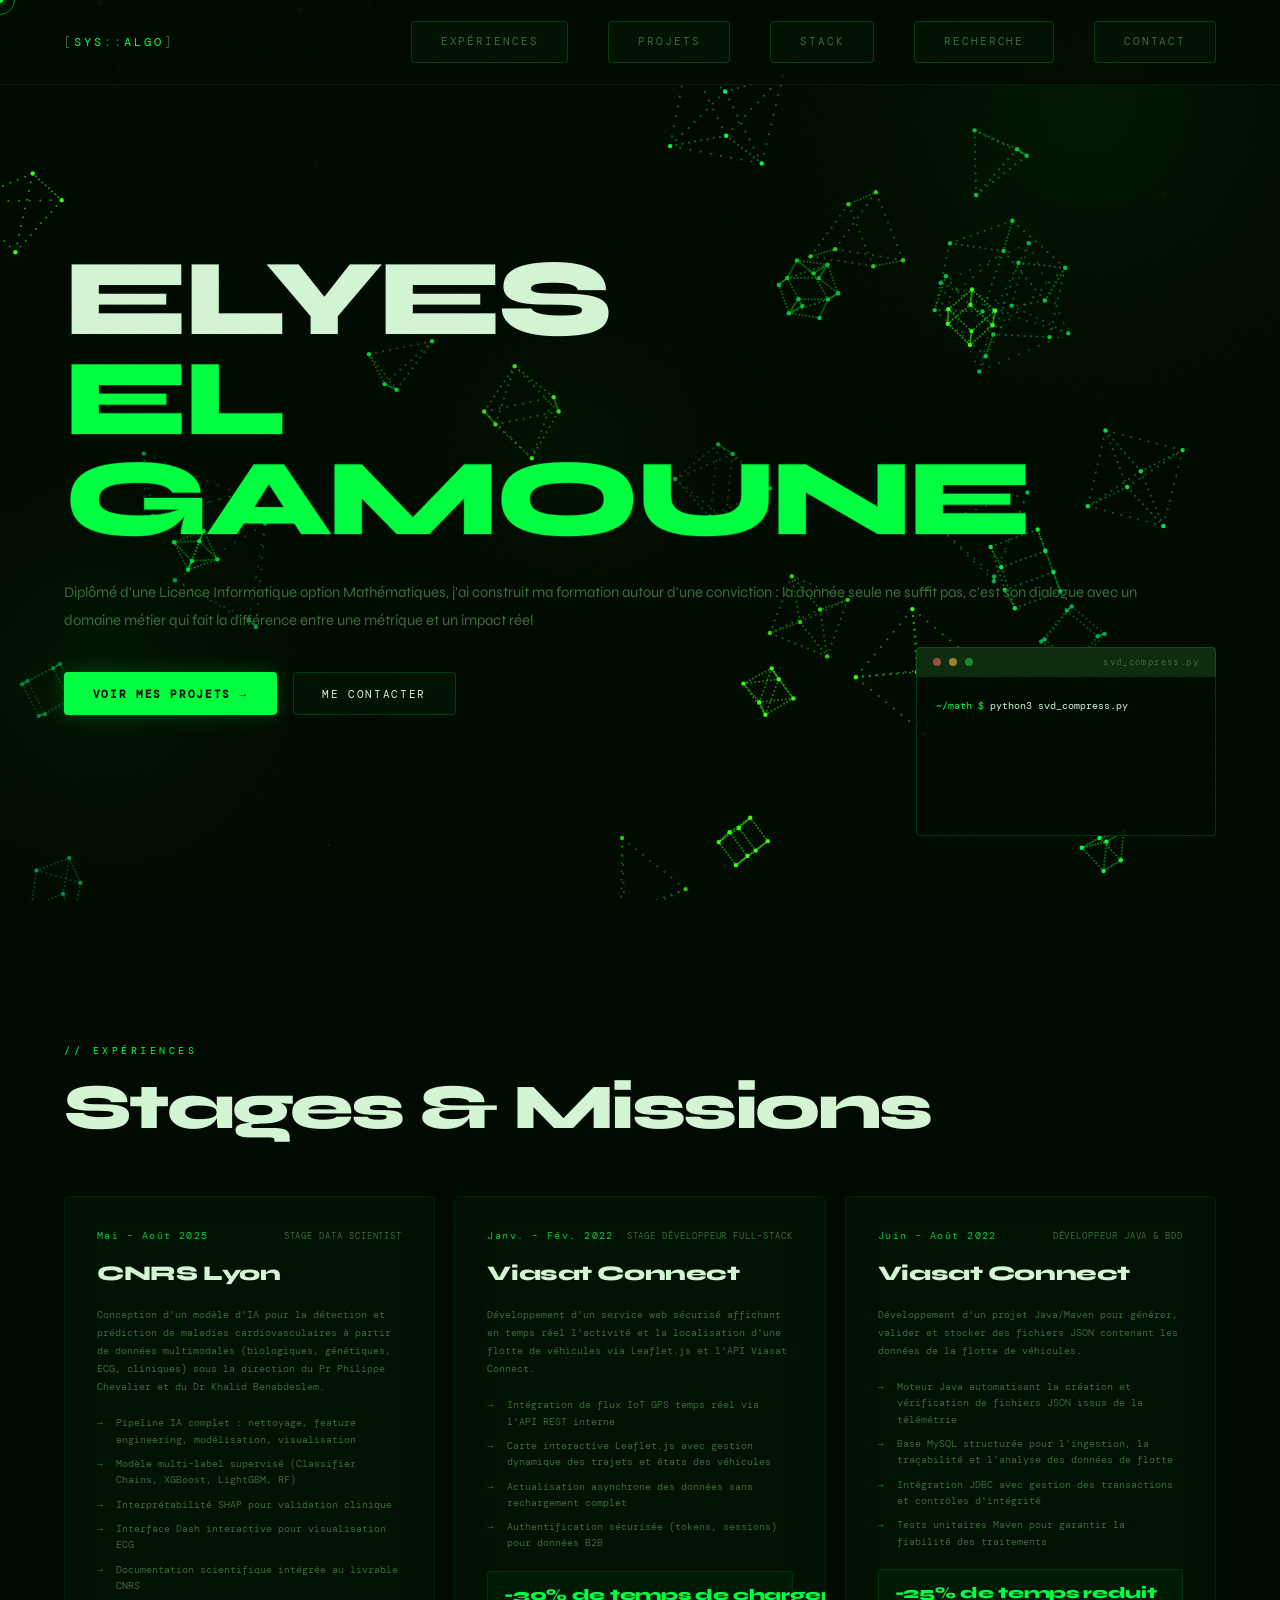
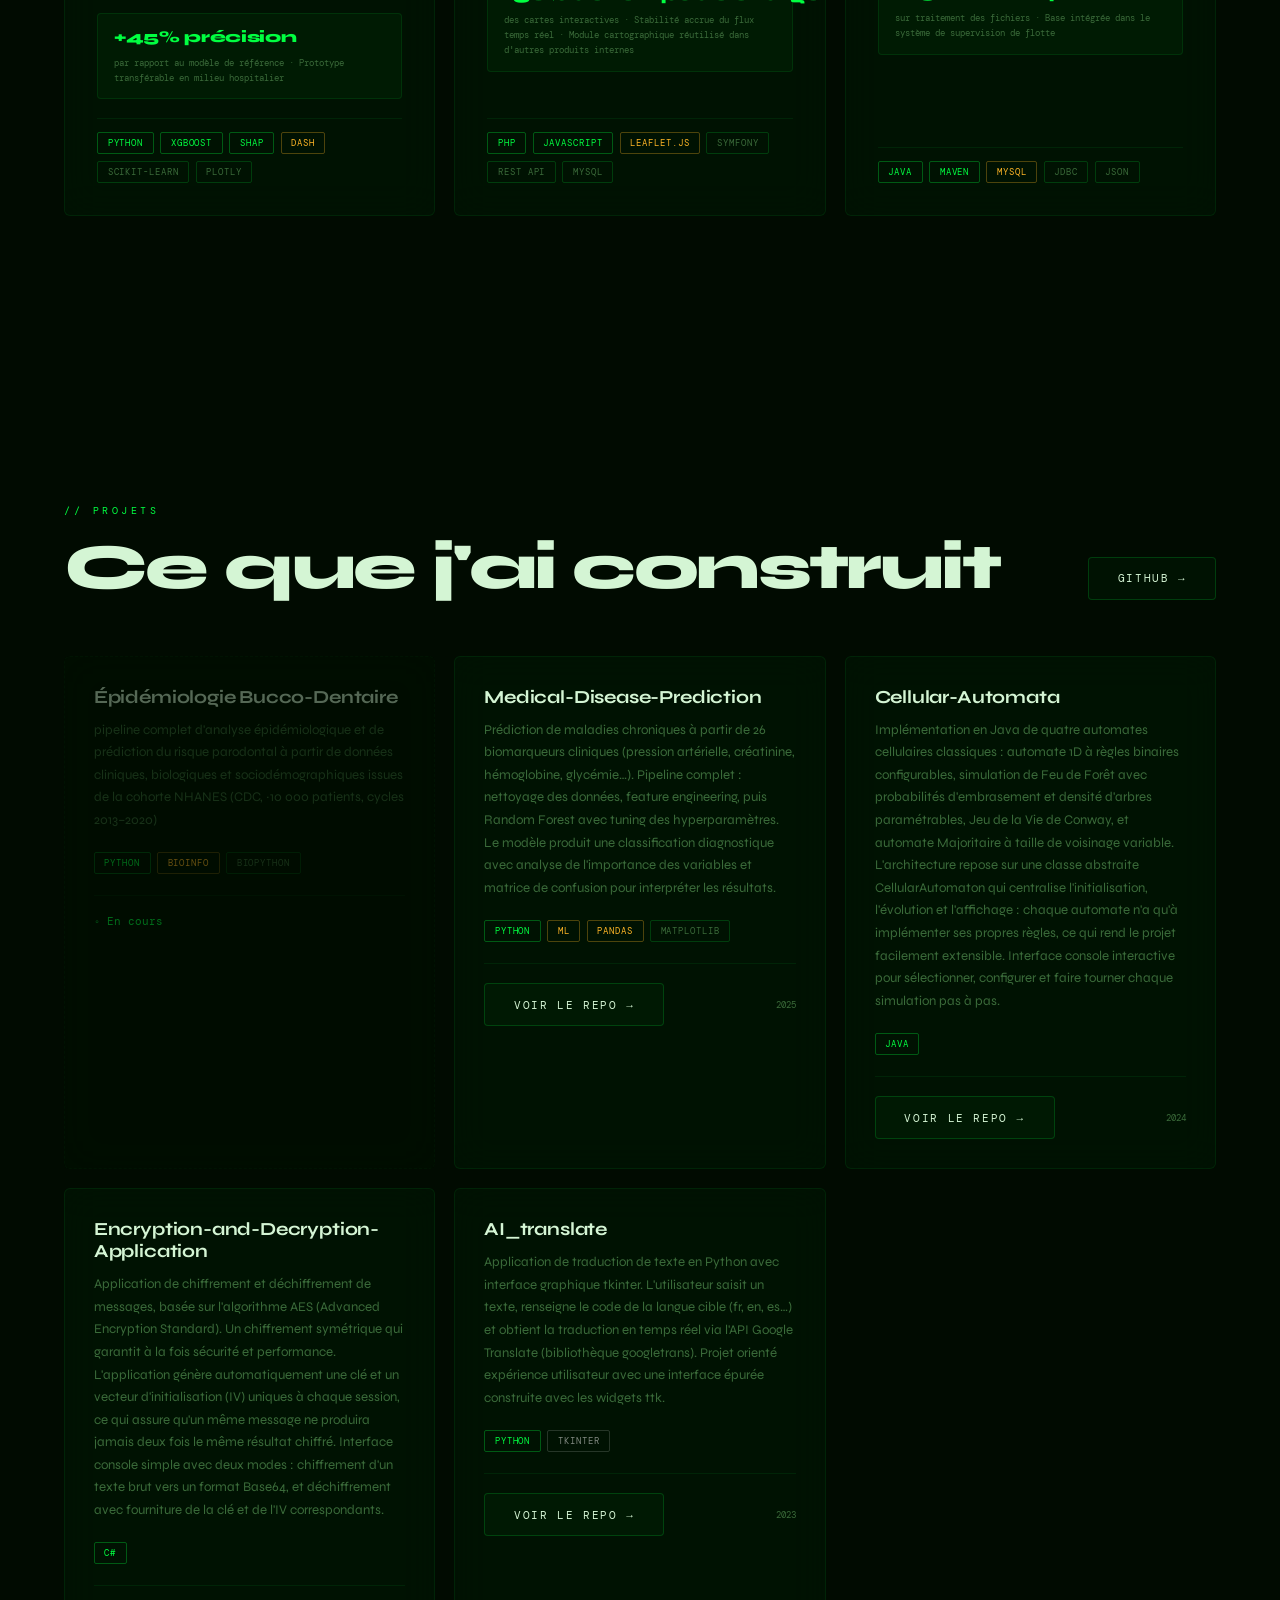
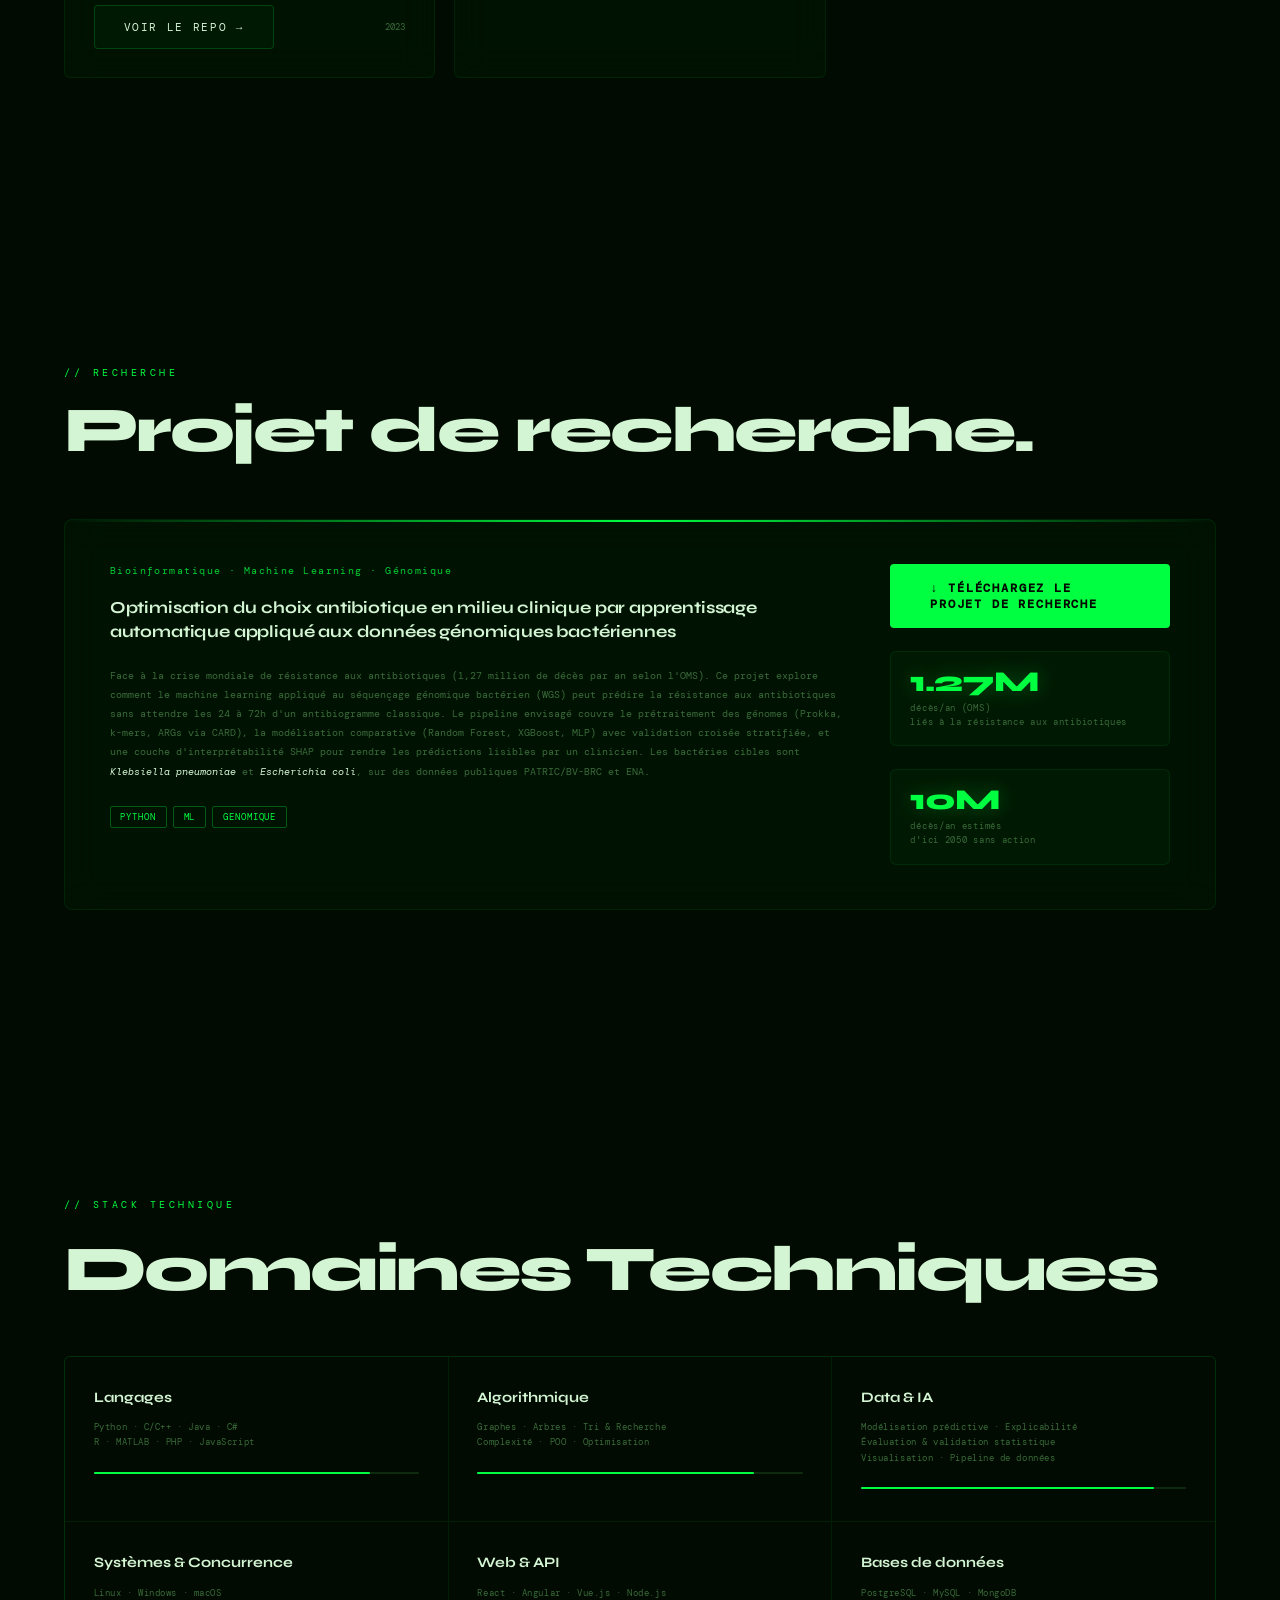
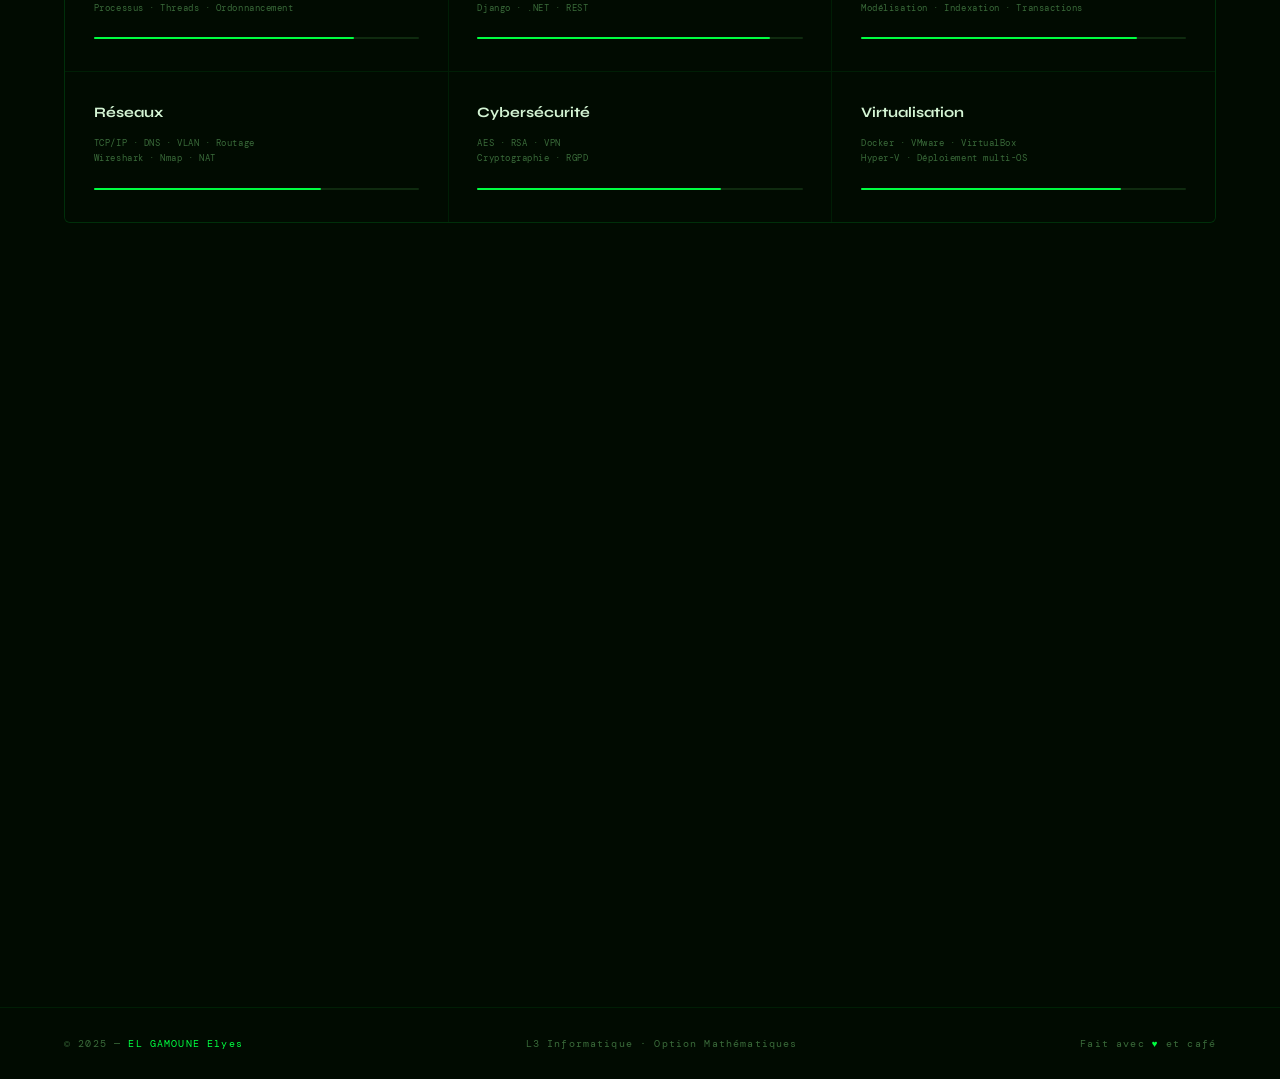
<file: index.html>
<!DOCTYPE html>
<html lang="fr">
<head>
  <meta charset="UTF-8"/>
  <meta name="viewport" content="width=device-width, initial-scale=1.0"/>
  <title>Portfolio - EL GAMOUNE Elyes</title>
  <link href="https://fonts.googleapis.com/css2?family=Syne:wght@400;600;700;800&family=DM+Mono:wght@300;400;500&display=swap" rel="stylesheet"/>
  <link rel="stylesheet" href="css/style.css"/>
  <link rel="stylesheet" href="css/nav.css"/>
  <link rel="stylesheet" href="css/sections.css"/>
</head>
<body>

  <div id="cur"><div id="cur-d"></div></div>
  <div id="cur-r"></div>
  <canvas id="c3d"></canvas>

  <nav>
    <div class="logo"><em>[</em>SYS<em>::</em><span style="color:var(--green)">ALGO</span><em>]</em></div>
    <ul class="nav-links">
      <li><a href="#stages" class="btn btn-b">Expériences</a></li>
      <li><a href="#projects" class="btn btn-b">Projets</a></li>
      <li><a href="#skills" class="btn btn-b">Stack</a></li>
      <li><a href="#recherche" class="btn btn-b">Recherche</a></li>
      <li><a href="#contact" class="btn btn-b">Contact</a></li>
    </ul>
  </nav>


  <section id="hero">
    <div>
      <h1 class="h-title">
        <span>ELYES</span>
        <span class="outline hl">EL GAMOUNE</span>
      </h1>
      <p class="about-text">
        Diplômé d'une Licence Informatique option Mathématiques, j'ai construit ma formation autour d'une conviction : 
        la donnée seule ne suffit pas, c'est son dialogue avec un domaine métier qui fait la différence entre une métrique et un impact réel
      </p>
      <br/>
      <div class="h-btns">
        <a href="#projects" class="btn btn-a">Voir mes projets →</a>
        <a href="#contact"  class="btn btn-b">Me contacter</a>
      </div>
    </div>
    <div class="h-terminal">
      <div class="t-bar">
        <div class="t-dot t-dot-1"></div>
        <div class="t-dot t-dot-2"></div>
        <div class="t-dot t-dot-3"></div>
        <span class="t-title">svd_compress.py</span>
      </div>
      <div class="t-body" id="t-body"></div>
    </div>
  </section>

 
  <section id="stages">
    <div class="stages-head rv">
      <span class="s-label">// Expériences</span>
      <h2 class="stages-title">Stages &amp; Missions</h2>
    </div>
    <div class="stages-grid">

      <div class="scard rv">
        <div class="scard-meta">
          <span class="scard-date">Mai - Août 2025</span>
          <span class="scard-type">Stage Data Scientist</span>
        </div>
        <div class="scard-company">CNRS Lyon</div>
        <p class="scard-mission">
          Conception d'un modèle d'IA pour la détection et prédiction de maladies cardiovasculaires à partir de données multimodales (biologiques, génétiques, ECG, cliniques) sous la direction du Pr Philippe Chevalier et du Dr Khalid Benabdeslem.
        </p>
        <ul class="scard-list">
          <li>Pipeline IA complet : nettoyage, feature engineering, modélisation, visualisation</li>
          <li>Modèle multi-label supervisé (Classifier Chains, XGBoost, LightGBM, RF)</li>
          <li>Interprétabilité SHAP pour validation clinique</li>
          <li>Interface Dash interactive pour visualisation ECG</li>
          <li>Documentation scientifique intégrée au livrable CNRS</li>
        </ul>
        <div class="scard-results">
          <span class="scard-kpi">+45% précision</span>
          <span class="scard-kpi-label">par rapport au modèle de référence · Prototype transférable en milieu hospitalier</span>
        </div>
        <div class="scard-tags">
          <span class="ptag a">Python</span><span class="ptag a">XGBoost</span>
          <span class="ptag a">SHAP</span><span class="ptag b">Dash</span>
          <span class="ptag">Scikit-learn</span><span class="ptag">Plotly</span>
        </div>
      </div>

      <div class="scard rv">
        <div class="scard-meta">
          <span class="scard-date">Janv. - Fév. 2022</span>
          <span class="scard-type">Stage Développeur Full-Stack</span>
        </div>
        <div class="scard-company">Viasat Connect</div>
        <p class="scard-mission">
          Développement d'un service web sécurisé affichant en temps réel l'activité et la localisation d'une flotte de véhicules via Leaflet.js et l'API Viasat Connect.
        </p>
        <ul class="scard-list">
          <li>Intégration de flux IoT GPS temps réel via l'API REST interne</li>
          <li>Carte interactive Leaflet.js avec gestion dynamique des trajets et états des véhicules</li>
          <li>Actualisation asynchrone des données sans rechargement complet</li>
          <li>Authentification sécurisée (tokens, sessions) pour données B2B</li>
        </ul>
        <div class="scard-results">
          <span class="scard-kpi">-30% de temps de chargement</span>
          <span class="scard-kpi-label">des cartes interactives · Stabilité accrue du flux temps réel · Module cartographique réutilisé dans d'autres produits internes</span>
        </div>
        <div class="scard-tags">
          <span class="ptag a">PHP</span><span class="ptag a">JavaScript</span>
          <span class="ptag b">Leaflet.js</span><span class="ptag">Symfony</span>
          <span class="ptag">REST API</span><span class="ptag">MySQL</span>
        </div>
      </div>

      <div class="scard rv">
        <div class="scard-meta">
          <span class="scard-date">Juin - Août 2022</span>
          <span class="scard-type">Développeur Java &amp; BDD</span>
        </div>
        <div class="scard-company">Viasat Connect</div>
        <p class="scard-mission">
          Développement d'un projet Java/Maven pour générer, valider et stocker des fichiers JSON contenant les données de la flotte de véhicules.
        </p>
        <ul class="scard-list">
          <li>Moteur Java automatisant la création et vérification de fichiers JSON issus de la télémétrie</li>
          <li>Base MySQL structurée pour l'ingestion, la traçabilité et l'analyse des données de flotte</li>
          <li>Intégration JDBC avec gestion des transactions et contrôles d'intégrité</li>
          <li>Tests unitaires Maven pour garantir la fiabilité des traitements</li>
        </ul>
        <div class="scard-results">
          <span class="scard-kpi">-25% de temps reduit </span>
          <span class="scard-kpi-label">sur traitement des fichiers · Base intégrée dans le système de supervision de flotte</span>
        </div>
        <div class="scard-tags">
          <span class="ptag a">Java</span><span class="ptag a">Maven</span>
          <span class="ptag b">MySQL</span><span class="ptag">JDBC</span>
          <span class="ptag">JSON</span>
        </div>
      </div>

    </div>
  </section>

  <section id="projects">
    <div class="proj-head rv">
      <div>
        <span class="s-label">// Projets</span>
        <h2 class="proj-title">Ce que j'ai construit</h2>
      </div>
      <a href="https://github.com/elyeselg" target="_blank" class="btn btn-b">GitHub →</a>
    </div>
    <div class="proj-grid">

      <div class="pcard wip rv">
        <div class="pc-top"><h3 class="pc-title">Épidémiologie Bucco-Dentaire
</h3></div>
        <p class="pc-desc">
           pipeline complet d'analyse épidémiologique et de prédiction du risque parodontal à partir de données cliniques, 
           biologiques et sociodémographiques issues de la cohorte NHANES (CDC, ~10 000 patients, cycles 2013–2020)
        </p>
        <div class="pc-tags">
          <span class="ptag a">Python</span><span class="ptag b">Bioinfo</span><span class="ptag">Biopython</span>
        </div>
        <div class="pc-foot">
          <span style="font-family:var(--fm);font-size:.66rem;color:var(--green)">◦ En cours</span>
        </div>
      </div>

      <div class="pcard rv">
        <div class="pc-top"><h3 class="pc-title">Medical-Disease-Prediction</h3></div>
        <p class="pc-desc">
          Prédiction de maladies chroniques à partir de 26 biomarqueurs cliniques (pression artérielle, créatinine, hémoglobine, glycémie…). 
          Pipeline complet : nettoyage des données, feature engineering, puis Random Forest avec tuning des hyperparamètres.
          Le modèle produit une classification diagnostique avec analyse de l'importance des variables et matrice de confusion pour interpréter les résultats.
        </p>
        <div class="pc-tags">
          <span class="ptag a">Python</span><span class="ptag b">ML</span>
          <span class="ptag b">Pandas</span><span class="ptag">Matplotlib</span>
        </div>
        <div class="pc-foot">
          <a href="https://github.com/elyeselg/Medical-Disease-Prediction" class="btn btn-b" target="_blank">Voir le repo →</a>
          <span class="pc-year">2025</span>
        </div>
      </div>

      <div class="pcard rv">
        <div class="pc-top"><h3 class="pc-title">Cellular-Automata</h3></div>
        <p class="pc-desc">
          Implémentation en Java de quatre automates cellulaires classiques : automate 1D à règles binaires configurables, simulation de Feu de Forêt avec probabilités d'embrasement et densité d'arbres paramétrables, Jeu de la Vie de Conway, et automate Majoritaire à taille de voisinage variable.
          L'architecture repose sur une classe abstraite CellularAutomaton qui centralise l'initialisation, l'évolution et l'affichage : chaque automate n'a qu'à implémenter ses propres règles, ce qui rend le projet facilement extensible.
          Interface console interactive pour sélectionner, configurer et faire tourner chaque simulation pas à pas.
        </p>
        <div class="pc-tags"><span class="ptag a">Java</span></div>
        <div class="pc-foot">
          <a href="https://github.com/elyeselg/Cellular-Automata" class="btn btn-b" target="_blank">Voir le repo →</a>
          <span class="pc-year">2024</span>
        </div>
      </div>

      <div class="pcard rv">
        <div class="pc-top"><h3 class="pc-title">Encryption-and-Decryption-Application</h3></div>
        <p class="pc-desc">
          Application de chiffrement et déchiffrement de messages, basée sur l'algorithme AES (Advanced Encryption Standard).
          Un chiffrement symétrique qui garantit à la fois sécurité et performance. L'application génère automatiquement une clé et un vecteur d'initialisation (IV) uniques à chaque session,
          ce qui assure qu'un même message ne produira jamais deux fois le même résultat chiffré.
          Interface console simple avec deux modes : chiffrement d'un texte brut vers un format Base64, et déchiffrement avec fourniture de la clé et de l'IV correspondants.
        </p>
        <div class="pc-tags"><span class="ptag a">C#</span></div>
        <div class="pc-foot">
          <a href="https://github.com/elyeselg/Encryption-and-Decryption-Application" class="btn btn-b" target="_blank">Voir le repo →</a>
          <span class="pc-year">2023</span>
        </div>
      </div>

      <div class="pcard rv">
        <div class="pc-top"><h3 class="pc-title">AI_translate</h3></div>
        <p class="pc-desc">
          Application de traduction de texte en Python avec interface graphique tkinter.
          L'utilisateur saisit un texte, renseigne le code de la langue cible (fr, en, es…) et obtient la traduction en temps réel via l'API Google Translate (bibliothèque googletrans).
          Projet orienté expérience utilisateur avec une interface épurée construite avec les widgets ttk.
        </p>
        <div class="pc-tags">
          <span class="ptag a">Python</span><span class="ptag c">tkinter</span>
        </div>
        <div class="pc-foot">
          <a href="https://github.com/elyeselg/AI_translate" class="btn btn-b" target="_blank">Voir le repo →</a>
          <span class="pc-year">2023</span>
        </div>
      </div>

    </div>
  </section>

  <section id="recherche">
    <div class="rech-head rv">
      <span class="s-label">// Recherche</span>
      <h2 class="rech-title">Projet de recherche.</h2>
    </div>

    <div class="rech-card rv">
      <div class="rech-left">
        <div class="rech-meta">
          <span class="rech-domain">Bioinformatique · Machine Learning · Génomique</span>
          
        </div>
        <h3 class="rech-subtitle">Optimisation du choix antibiotique en milieu clinique par apprentissage automatique appliqué aux données génomiques bactériennes</h3>
        <p class="rech-abstract">
          Face à la crise mondiale de résistance aux antibiotiques (1,27 million de décès par an selon l'OMS). 
          Ce projet explore comment le machine learning appliqué au séquençage génomique bactérien (WGS) peut prédire la résistance aux antibiotiques sans attendre les 24 à 72h d'un antibiogramme classique.
          Le pipeline envisagé couvre le prétraitement des génomes (Prokka, k-mers, ARGs via CARD), la modélisation comparative (Random Forest, XGBoost, MLP) avec validation croisée stratifiée, et une couche d'interprétabilité SHAP pour rendre les prédictions lisibles par un clinicien.
          Les bactéries cibles sont <em>Klebsiella pneumoniae</em> et <em>Escherichia coli</em>, sur des données publiques PATRIC/BV-BRC et ENA.
        </p>
        <div class="rech-tags">
          <span class="ptag a">Python</span>
          <span class="ptag a">ML</span>
          <span class="ptag a">Genomique</span>
        </div>
      </div>
      <div class="rech-right">
         <a href="ProjetRecherche.pdf" download class="cv-btn">↓ Téléchargez Le Projet de Recherche</a>

         <div class="rech-stat">
        <div class="rech-stat-n">1.27M</div>
        <div class="rech-stat-l">décès/an (OMS)<br/>liés à la résistance aux antibiotiques</div>
      </div>
      <div class="rech-stat">
        <div class="rech-stat-n">10M</div>
        <div class="rech-stat-l">décès/an estimés<br/>d'ici 2050 sans action</div>
      </div>
    
    </div>
  </section>

  
  <section id="skills">
    <div class="rv">
      <span class="s-label">// Stack technique</span>
      <h2 class="skills-big-title">Domaines Techniques</h2>
    </div>
    <div class="skills-mosaic" id="smosaic">
      <div class="sm-cell rv"><div class="sm-name">Langages</div><div class="sm-desc">Python · C/C++ · Java · C#<br/>R · MATLAB · PHP · JavaScript</div><div class="sm-bar"><div class="sm-bar-fill" style="--w:85%"></div></div></div>
      <div class="sm-cell rv"><div class="sm-name">Algorithmique</div><div class="sm-desc">Graphes · Arbres · Tri &amp; Recherche<br/>Complexité · POO · Optimisation</div><div class="sm-bar"><div class="sm-bar-fill" style="--w:85%"></div></div></div>
      <div class="sm-cell rv"><div class="sm-name">Data &amp; IA</div><div class="sm-desc">Modélisation prédictive · Explicabilité<br/>Évaluation &amp; validation statistique<br/>Visualisation · Pipeline de données</div><div class="sm-bar"><div class="sm-bar-fill" style="--w:90%"></div></div></div>
      <div class="sm-cell rv"><div class="sm-name">Systèmes &amp; Concurrence</div><div class="sm-desc">Linux · Windows · macOS<br/>Processus · Threads · Ordonnancement</div><div class="sm-bar"><div class="sm-bar-fill" style="--w:80%"></div></div></div>
      <div class="sm-cell rv"><div class="sm-name">Web &amp; API</div><div class="sm-desc">React · Angular · Vue.js · Node.js<br/>Django · .NET · REST</div><div class="sm-bar"><div class="sm-bar-fill" style="--w:90%"></div></div></div>
      <div class="sm-cell rv"><div class="sm-name">Bases de données</div><div class="sm-desc">PostgreSQL · MySQL · MongoDB<br/>Modélisation · Indexation · Transactions</div><div class="sm-bar"><div class="sm-bar-fill" style="--w:85%"></div></div></div>
      <div class="sm-cell rv"><div class="sm-name">Réseaux</div><div class="sm-desc">TCP/IP · DNS · VLAN · Routage<br/>Wireshark · Nmap · NAT</div><div class="sm-bar"><div class="sm-bar-fill" style="--w:70%"></div></div></div>
      <div class="sm-cell rv"><div class="sm-name">Cybersécurité</div><div class="sm-desc">AES · RSA · VPN<br/>Cryptographie · RGPD</div><div class="sm-bar"><div class="sm-bar-fill" style="--w:75%"></div></div></div>
      <div class="sm-cell rv"><div class="sm-name">Virtualisation</div><div class="sm-desc">Docker · VMware · VirtualBox<br/>Hyper-V · Déploiement multi-OS</div><div class="sm-bar"><div class="sm-bar-fill" style="--w:80%"></div></div></div>
    </div>
  </section>

 
  <section id="contact">
    <div class="contact-inner rv">
      <span class="s-label">// Contact</span>
      <h2 class="ct-title">Travaillons<br/><span class="glow">ensemble !</span></h2>
      <div class="ct-links">
        <a href="mailto:elgamouneelyes@gmail.com" class="btn btn-b">✉ Email</a>
        <a href="https://github.com/elyeselg" target="_blank" class="btn btn-b">⌥ GitHub</a>
        <a href="https://linkedin.com/in/elyes-el-gamoune-75319120a/" target="_blank" class="btn btn-b">▸ LinkedIn</a>
      </div>
      <br/><br/>
      <a href="cv.pdf" download class="cv-btn">↓ Téléchargez mon CV</a>
    </div>
  </section>

  <footer>
    <span>© 2025 — <span class="fg">EL GAMOUNE Elyes</span></span>
    <span>L3 Informatique · Option Mathématiques</span>
    <span>Fait avec <span class="fg">♥</span> et café</span>
  </footer>

  <script src="js/canvas3d.js"></script>
  <script src="js/app.js"></script>

</body>
</html>
</file>
<file: css/style.css>
:root {
  --bg:        #010b01;       /* noir végétal profond */
  --bg2:       #020f02;
  --glass:     rgba(0, 255, 65, 0.03);
  --glass2:    rgba(0, 255, 65, 0.06);
  --border:    rgba(0, 255, 65, 0.08);
  --border2:   rgba(0, 255, 65, 0.18);
  --green:     #00ff41;       /* vert Matrix pur */
  --green-dim: #00b32c;       /* vert foncé */
  --green-glow:#39ff14;       /* vert fluo hover */
  --amber:     #ffb627;       /* accent chaud secondaire */
  --white:     #d4f5d4;       /* blanc verdâtre */
  --muted:     #3a6b3a;       /* texte secondaire */
  --dim:       #0f2b0f;       /* séparateurs */

  
  --fs: 'Syne', sans-serif;
  --fm: 'DM Mono', monospace;
}


*, *::before, *::after { box-sizing: border-box; margin: 0; padding: 0; }
html { scroll-behavior: smooth; }

body {
  background: var(--bg);
  color: var(--white);
  font-family: var(--fs);
  overflow-x: hidden;
  cursor: none;
}


body::after {
  content: '';
  position: fixed; inset: 0; z-index: 998; pointer-events: none;
  background-image: url("data:image/svg+xml,%3Csvg viewBox='0 0 200 200' xmlns='http://www.w3.org/2000/svg'%3E%3Cfilter id='n'%3E%3CfeTurbulence type='fractalNoise' baseFrequency='0.85' numOctaves='4' stitchTiles='stitch'/%3E%3C/filter%3E%3Crect width='100%25' height='100%25' filter='url(%23n)' opacity='0.025'/%3E%3C/svg%3E");
  opacity: .4;
}


body::before {
  content: '';
  position: fixed; inset: 0; z-index: 997; pointer-events: none;
  background: repeating-linear-gradient(
    0deg,
    transparent,
    transparent 2px,
    rgba(0, 255, 65, 0.012) 2px,
    rgba(0, 255, 65, 0.012) 4px
  );
}


#c3d { position: fixed; inset: 0; z-index: 0; }


#cur {
  position: fixed; z-index: 9999; pointer-events: none;
  top: 0; left: 0; transform: translate(-50%, -50%);
}
#cur-d {
  width: 6px; height: 6px;
  background: var(--green); border-radius: 50%;
  box-shadow: 0 0 8px var(--green);
}
#cur-r {
  position: fixed; z-index: 9998; pointer-events: none;
  top: 0; left: 0; transform: translate(-50%, -50%);
  width: 30px; height: 30px;
  border: 1px solid rgba(0, 255, 65, 0.5); border-radius: 50%;
  transition: width .35s, height .35s, border-color .35s;
}


section { position: relative; z-index: 2; }

.s-label {
  font-family: var(--fm); font-size: .63rem; color: var(--green);
  letter-spacing: .35em; text-transform: uppercase;
  margin-bottom: 1.2rem; display: block;
}


.btn {
  padding: .85rem 1.8rem; font-family: var(--fm); font-size: .68rem;
  letter-spacing: .15em; text-transform: uppercase; text-decoration: none;
  cursor: none; transition: all .35s; display: inline-flex;
  align-items: center; gap: .5rem; border-radius: 4px;
}
.btn-a {
  background: var(--green); color: #010b01; font-weight: 700;
  box-shadow: 0 0 20px rgba(0, 255, 65, 0.2);
}
.btn-a:hover {
  box-shadow: 0 0 40px rgba(0, 255, 65, 0.5);
  transform: translateY(-2px);
}
.btn-b {
  border: 1px solid var(--border2); color: var(--white); background: var(--glass);
}
.btn-b:hover {
  border-color: var(--green); color: var(--green);
  background: var(--glass2); transform: translateY(-2px);
}


.ticker-wrap {
  overflow: hidden;
  border-top: 1px solid var(--border); border-bottom: 1px solid var(--border);
  padding: .75rem 0; background: rgba(0, 255, 65, 0.02);
  position: relative; z-index: 2;
}
.ticker {
  display: flex; gap: 2.5rem; width: max-content;
  animation: ticker 24s linear infinite;
  font-family: var(--fm); font-size: .66rem; color: var(--muted);
  letter-spacing: .2em; text-transform: uppercase;
}
.ticker .dot { color: var(--green); }
@keyframes ticker { from { transform: translateX(0); } to { transform: translateX(-50%); } }


@keyframes fadeDown  { from { opacity: 0; transform: translateY(-16px); } to { opacity: 1; transform: translateY(0); } }
@keyframes fadeUp    { from { opacity: 0; transform: translateY(24px);  } to { opacity: 1; transform: translateY(0); } }
@keyframes pulse     { 0%,100% { opacity: 1; transform: scale(1); } 50% { opacity: .4; transform: scale(.6); } }
@keyframes blink     { 0%,100% { opacity: 1; } 50% { opacity: 0; } }
@keyframes greenPulse { 0%,100% { text-shadow: 0 0 20px rgba(0,255,65,.3); } 50% { text-shadow: 0 0 60px rgba(0,255,65,.7); } }


.rv   { opacity: 0; transform: translateY(32px);  transition: opacity .85s ease, transform .85s ease; }
.rv.on  { opacity: 1; transform: translateY(0); }
.rv-l { opacity: 0; transform: translateX(-28px); transition: opacity .85s ease, transform .85s ease; }
.rv-l.on { opacity: 1; transform: translateX(0); }


footer {
  border-top: 1px solid var(--border); padding: 1.8rem 4rem;
  display: flex; justify-content: space-between; align-items: center;
  position: relative; z-index: 2;
  font-family: var(--fm); font-size: .6rem; color: var(--muted); letter-spacing: .12em;
}
footer .fg { color: var(--green); }


/* ── RESPONSIVE ───────────────────────────────────── */
@media (max-width: 960px) {
  nav, footer { padding-left: 1.5rem; padding-right: 1.5rem; }
}
</file>
<file: css/nav.css>
nav {
  position: fixed; top: 0; left: 0; right: 0; z-index: 100;
  display: flex; justify-content: space-between; align-items: center;
  padding: 1.3rem 4rem;
  background: rgba(1, 11, 1, 0.85);
  backdrop-filter: blur(24px);
  border-bottom: 1px solid var(--border);
  animation: fadeDown .8s ease both;
}

.logo {
  font-family: var(--fm); font-size: .75rem;
  letter-spacing: .25em; text-transform: uppercase; color: var(--green);
}
.logo em { color: var(--muted); font-style: normal; }

.nav-links { display: flex; gap: 2.5rem; list-style: none; }
.nav-links a {
  font-family: var(--fm); font-size: .66rem; letter-spacing: .18em;
  text-transform: uppercase; color: var(--muted);
  text-decoration: none; transition: color .3s; position: relative;
}
.nav-links a::after {
  content: ''; position: absolute; bottom: -4px; left: 0;
  width: 0; height: 1px; background: var(--green); transition: width .3s;
}
.nav-links a:hover  { color: var(--green); }
.nav-links a:hover::after { width: 100%; }
.nav-links a.active { color: var(--green); }
.nav-links a.active::after { width: 100%; }

@media (max-width: 960px) {
  nav { padding: 1rem 1.5rem; }
  .nav-links { gap: 1.5rem; }
}
</file>
<file: css/sections.css>
/* ══════════════════════════
   HERO
   ══════════════════════════ */
#hero {
  min-height: 100vh; display: grid;
  grid-template-columns: 1fr auto;
  align-items: center;
  padding: 8rem 4rem 4rem;
  gap: 4rem; position: relative; z-index: 1;
}
.h-title {
  font-size: clamp(3.2rem, 8.5vw, 7.5rem);
  font-weight: 800; line-height: .92; letter-spacing: -.04em;
  margin-bottom: 1.8rem; animation: fadeUp .9s .35s ease both;
}
.h-title .outline { display: block; color: transparent; -webkit-text-stroke: 1.5px rgba(0,255,65,0.2); }
.h-title .hl { color: var(--green); animation: greenPulse 4s ease-in-out infinite; }
.h-btns { display: flex; gap: 1rem; flex-wrap: wrap; animation: fadeUp .8s .8s ease both; }
.h-terminal {
  position: absolute; right: 4rem; bottom: 4rem;
  width: 300px; opacity: 0; animation: fadeUp 1s 1.8s ease both;
}
.t-bar {
  background: var(--dim); border: 1px solid var(--border2);
  border-bottom: none; border-radius: 4px 4px 0 0;
  padding: .5rem 1rem; display: flex; align-items: center; gap: .5rem;
}
.t-dot { width: 8px; height: 8px; border-radius: 50%; }
.t-dot-1 { background: #ff5f56; opacity: .6; }
.t-dot-2 { background: #ffbd2e; opacity: .6; }
.t-dot-3 { background: #27c93f; opacity: .6; }
.t-title { font-family: var(--fm); font-size: .58rem; color: var(--muted); letter-spacing: .15em; margin-left: auto; }
.t-body {
  background: rgba(1,11,1,.95); border: 1px solid var(--border2);
  border-radius: 0 0 4px 4px; padding: 1.2rem;
  font-family: var(--fm); font-size: .65rem; line-height: 1.9; min-height: 160px;
}
.t-prompt { color: var(--green); }
.t-cmd    { color: var(--white); }
.t-out    { color: #4a9955; }
.t-kw     { color: #c586c0; }
.t-cursor { display: inline-block; width: 6px; height: 11px; background: var(--green); animation: blink .8s step-end infinite; vertical-align: middle; }


/* ══════════════════════════
   ABOUT
   ══════════════════════════ */
#about {
  padding: 9rem 4rem;
  display: grid; grid-template-columns: 1fr 1fr; gap: 6rem; align-items: center;
}
.about-title { font-size: clamp(2rem, 4.5vw, 3.8rem); font-weight: 800; line-height: 1.05; letter-spacing: -.03em; margin-bottom: 2rem; }
.about-title span { color: var(--green); }
.about-text { color: var(--muted); line-height: 1.9; font-size: .93rem; margin-bottom: 1.2rem; }
.about-tags { display: flex; flex-wrap: wrap; gap: .6rem; margin-top: 2rem; }
.tag { font-family: var(--fm); font-size: .6rem; letter-spacing: .12em; text-transform: uppercase; padding: .32rem .75rem; border-radius: 2px; border: 1px solid var(--border2); color: var(--muted); transition: all .3s; }
.tag:hover   { border-color: var(--green); color: var(--green); }
.tag.hi { border-color: rgba(0,255,65,.35); color: var(--green); }
.skill-card { background: var(--glass); backdrop-filter: blur(20px); border: 1px solid var(--border); border-radius: 8px; padding: 2.5rem; position: relative; overflow: hidden; }
.skill-card::before { content: ''; position: absolute; top: 0; left: 0; right: 0; height: 1px; background: linear-gradient(90deg, transparent, var(--green), transparent); }
.skill-rows { display: flex; flex-direction: column; gap: 1.4rem; }
.skill-row-top { display: flex; justify-content: space-between; margin-bottom: .5rem; }
.skill-name { font-size: .82rem; font-weight: 700; }
.skill-pct  { font-family: var(--fm); font-size: .63rem; color: var(--muted); }
.skill-track { height: 2px; background: var(--dim); border-radius: 1px; overflow: hidden; }
.skill-fill { height: 100%; border-radius: 1px; width: 0; background: linear-gradient(90deg, var(--green-dim), var(--green)); transition: width 1.6s cubic-bezier(.16,1,.3,1); }
.skill-fill.go { width: var(--w); }


/* ══════════════════════════
   STAGES / EXPÉRIENCES
   ══════════════════════════ */
#stages { padding: 9rem 4rem; }

.stages-head { margin-bottom: 3.5rem; }
.stages-title { font-size: clamp(2rem, 5vw, 4rem); font-weight: 800; letter-spacing: -.04em; line-height: 1; }

.stages-grid {
  display: grid;
  grid-template-columns: repeat(3, 1fr);
  gap: 1.2rem;
}

.scard {
  background: var(--glass);
  backdrop-filter: blur(18px);
  border: 1px solid var(--border);
  border-radius: 6px;
  padding: 2rem;
  position: relative;
  overflow: hidden;
  transition: all .4s;
  display: flex;
  flex-direction: column;
  gap: 1.2rem;
}
.scard::before {
  content: '';
  position: absolute; top: 0; left: 0; right: 0; height: 2px;
  background: linear-gradient(90deg, transparent, var(--green), transparent);
  opacity: 0; transition: opacity .4s;
}
.scard:hover {
  border-color: rgba(0,255,65,.22);
  transform: translateY(-4px);
  box-shadow: 0 16px 50px rgba(0,0,0,.5), 0 0 30px rgba(0,255,65,.04);
}
.scard:hover::before { opacity: 1; }

.scard-meta {
  display: flex; justify-content: space-between; align-items: center;
  gap: .5rem; flex-wrap: wrap;
}
.scard-date {
  font-family: var(--fm); font-size: .6rem;
  color: var(--green); letter-spacing: .15em; opacity: .8;
}
.scard-type {
  font-family: var(--fm); font-size: .58rem;
  color: var(--muted); letter-spacing: .1em; text-transform: uppercase;
}
.scard-company {
  font-size: 1.3rem; font-weight: 800;
  letter-spacing: -.02em; color: var(--white);
}
.scard-mission {
  font-family: var(--fm); font-size: .63rem;
  color: var(--muted); line-height: 1.8;
}
.scard-list {
  list-style: none;
  display: flex; flex-direction: column; gap: .5rem;
  padding-left: 0;
}
.scard-list li {
  font-family: var(--fm); font-size: .6rem;
  color: var(--muted); line-height: 1.7;
  padding-left: 1.2rem; position: relative;
}
.scard-list li::before {
  content: '→';
  position: absolute; left: 0;
  color: var(--green); opacity: .7;
}
.scard-results {
  padding: .8rem 1rem;
  background: rgba(0,255,65,.04);
  border: 1px solid rgba(0,255,65,.1);
  border-radius: 4px;
  display: flex; align-items: baseline; gap: .6rem; flex-wrap: wrap;
}
.scard-kpi {
  font-size: 1rem; font-weight: 800;
  color: var(--green); letter-spacing: -.02em; white-space: nowrap;
}
.scard-kpi-label {
  font-family: var(--fm); font-size: .58rem;
  color: var(--muted); line-height: 1.6;
}
.scard-tags {
  display: flex; flex-wrap: wrap; gap: .4rem;
  margin-top: auto; padding-top: .8rem;
  border-top: 1px solid var(--border);
}


/* ══════════════════════════
   PROJECTS
   ══════════════════════════ */
#projects { padding: 9rem 4rem; }
.proj-head { display: flex; justify-content: space-between; align-items: flex-end; margin-bottom: 3.5rem; }
.proj-title { font-size: clamp(2rem, 5vw, 4rem); font-weight: 800; letter-spacing: -.04em; line-height: 1; }
.proj-grid { display: grid; grid-template-columns: repeat(auto-fill, minmax(320px, 1fr)); gap: 1.2rem; }
.pcard { background: var(--glass); backdrop-filter: blur(18px); border: 1px solid var(--border); border-radius: 6px; padding: 1.8rem; position: relative; overflow: hidden; transition: all .4s; }
.pcard::before { content: ''; position: absolute; top: 0; left: 0; width: 3px; height: 0; background: var(--green); transition: height .4s; }
.pcard:hover { border-color: rgba(0,255,65,.22); transform: translateY(-4px); box-shadow: 0 16px 50px rgba(0,0,0,.5), 0 0 30px rgba(0,255,65,.04); }
.pcard:hover::before { height: 100%; }
.pc-num   { font-family: var(--fm); font-size: .58rem; color: var(--green); letter-spacing: .2em; margin-bottom: 1.2rem; opacity: .6; }
.pc-top   { display: flex; justify-content: space-between; align-items: flex-start; margin-bottom: .7rem; }
.pc-title { font-size: 1.15rem; font-weight: 700; letter-spacing: -.01em; }
.pc-icon  { width: 36px; height: 36px; border-radius: 4px; background: rgba(0,255,65,.06); border: 1px solid var(--border2); display: flex; align-items: center; justify-content: center; font-size: .95rem; flex-shrink: 0; }
.pc-desc  { color: var(--muted); font-size: .83rem; line-height: 1.7; margin-bottom: 1.3rem; }
.pc-tags  { display: flex; flex-wrap: wrap; gap: .4rem; margin-bottom: 1.3rem; }
.ptag { font-family: var(--fm); font-size: .58rem; letter-spacing: .1em; text-transform: uppercase; padding: .25rem .6rem; border-radius: 2px; border: 1px solid var(--border2); color: var(--muted); }
.ptag.a { border-color: rgba(0,255,65,.3);  color: var(--green); }
.ptag.b { border-color: rgba(255,182,39,.3); color: var(--amber); }
.ptag.c { border-color: rgba(255,255,255,.15); color: rgba(255,255,255,.5); }
.pc-foot { display: flex; justify-content: space-between; align-items: center; padding-top: 1.2rem; border-top: 1px solid var(--border); }
.pc-link { font-family: var(--fm); font-size: .66rem; color: var(--green); text-decoration: none; letter-spacing: .12em; text-transform: uppercase; display: flex; align-items: center; gap: .4rem; transition: gap .3s; }
.pc-link:hover { gap: .8rem; }
.pc-year { font-family: var(--fm); font-size: .58rem; color: var(--muted); }
.pcard.wip { opacity: .4; border-style: dashed; }
.pcard.wip:hover { transform: none; box-shadow: none; }
.pcard.wip:hover::before { height: 0; }


/* ══════════════════════════
   SKILLS
   ══════════════════════════ */
#skills { padding: 9rem 4rem; }
.skills-big-title { font-size: clamp(2rem, 5vw, 4rem); font-weight: 800; letter-spacing: -.04em; margin-bottom: 3rem; }
.skills-mosaic { display: grid; grid-template-columns: repeat(3, 1fr); gap: 1px; background: var(--border); border: 1px solid var(--border); border-radius: 6px; overflow: hidden; }
.sm-cell { padding: 2rem 1.8rem; background: var(--bg); display: flex; flex-direction: column; gap: .9rem; transition: background .35s; }
.sm-cell:hover { background: rgba(0,255,65,.03); }
.sm-cell:hover .sm-name { color: var(--green); }
.sm-icon { font-size: 1.7rem; filter: grayscale(.8); transition: filter .35s; }
.sm-name { font-size: .9rem; font-weight: 700; transition: color .3s; }
.sm-desc { font-family: var(--fm); font-size: .57rem; color: var(--muted); letter-spacing: .06em; line-height: 1.7; }
.sm-bar  { height: 2px; background: var(--dim); border-radius: 1px; margin-top: .4rem; }
.sm-bar-fill { height: 100%; background: var(--green); border-radius: 1px; width: 0; transition: width 1.6s cubic-bezier(.16,1,.3,1); }
.sm-bar-fill.go { width: var(--w); }


/* ══════════════════════════
   CONTACT
   ══════════════════════════ */
#contact { padding: 9rem 4rem 6rem; }
.contact-inner { max-width: 800px; margin: 0 auto; text-align: center; }
.ct-title { font-size: clamp(2.5rem, 7vw, 5.5rem); font-weight: 800; letter-spacing: -.04em; line-height: .95; margin-bottom: 1.5rem; }
.ct-title .glow { color: var(--green); text-shadow: 0 0 60px rgba(0,255,65,.5); animation: greenPulse 3s ease-in-out infinite; }
.ct-desc { color: var(--muted); font-size: .93rem; line-height: 1.9; margin-bottom: 3rem; }
.ct-links { display: flex; justify-content: center; gap: 1rem; flex-wrap: wrap; margin-bottom: 3rem; }
.ct-card { background: var(--glass); border: 1px solid var(--border); border-radius: 4px; padding: 1rem 1.6rem; text-decoration: none; color: var(--white); font-family: var(--fm); font-size: .68rem; letter-spacing: .15em; text-transform: uppercase; transition: all .35s; display: flex; align-items: center; gap: .6rem; }
.ct-card:hover { border-color: var(--green); color: var(--green); transform: translateY(-3px); box-shadow: 0 8px 25px rgba(0,0,0,.4), 0 0 20px rgba(0,255,65,.08); }
.cv-btn { display: inline-flex; align-items: center; gap: .6rem; padding: 1rem 2.5rem; background: var(--green); color: #010b01; font-weight: 700; font-family: var(--fm); font-size: .76rem; letter-spacing: .15em; text-transform: uppercase; border-radius: 4px; text-decoration: none; cursor: none; transition: all .35s; }
.cv-btn:hover { box-shadow: 0 0 50px rgba(0,255,65,.5); transform: translateY(-3px); }


/* ══════════════════════════
   RECHERCHE
   ══════════════════════════ */
#recherche { padding: 9rem 4rem; }

.rech-head { margin-bottom: 3.5rem; }
.rech-title { font-size: clamp(2rem, 5vw, 4rem); font-weight: 800; letter-spacing: -.04em; line-height: 1; }

.rech-card {
  display: grid; grid-template-columns: 1fr 280px;
  gap: 3rem; align-items: start;
  background: var(--glass); backdrop-filter: blur(18px);
  border: 1px solid var(--border); border-radius: 8px;
  padding: 2.8rem; position: relative; overflow: hidden;
}
.rech-card::before {
  content: ''; position: absolute; top: 0; left: 0; right: 0; height: 2px;
  background: linear-gradient(90deg, transparent, var(--green), transparent);
}

.rech-meta {
  display: flex; justify-content: space-between; align-items: center;
  flex-wrap: wrap; gap: .5rem; margin-bottom: 1.2rem;
}
.rech-domain {
  font-family: var(--fm); font-size: .6rem;
  color: var(--green); letter-spacing: .15em; opacity: .8;
}
.rech-level {
  font-family: var(--fm); font-size: .58rem;
  color: var(--muted); letter-spacing: .1em; text-transform: uppercase;
}

.rech-subtitle {
  font-size: 1.05rem; font-weight: 700; letter-spacing: -.01em;
  line-height: 1.4; margin-bottom: 1.4rem; color: var(--white);
}

.rech-abstract {
  font-family: var(--fm); font-size: .63rem;
  color: var(--muted); line-height: 1.9; margin-bottom: 1.6rem;
}
.rech-abstract em { color: var(--white); font-style: italic; }

.rech-tags { display: flex; flex-wrap: wrap; gap: .4rem; }

/* Colonne droite */
.rech-right {
  display: flex; flex-direction: column; gap: 1.4rem;
}

.rech-dl {
  display: flex; align-items: center; gap: 1rem;
  padding: 1.2rem 1.4rem;
  background: rgba(0,255,65,.06); border: 1px solid rgba(0,255,65,.25);
  border-radius: 6px; text-decoration: none;
  transition: all .35s;
}
.rech-dl:hover {
  background: rgba(0,255,65,.1); border-color: var(--green);
  transform: translateY(-2px); box-shadow: 0 8px 25px rgba(0,0,0,.3), 0 0 20px rgba(0,255,65,.08);
}
.rech-dl-icon { font-size: 1.4rem; color: var(--green); flex-shrink: 0; }
.rech-dl-text { display: flex; flex-direction: column; gap: .2rem; }
.rech-dl-main { font-family: var(--fm); font-size: .68rem; font-weight: 700; color: var(--green); letter-spacing: .1em; text-transform: uppercase; }
.rech-dl-sub  { font-family: var(--fm); font-size: .55rem; color: var(--muted); letter-spacing: .08em; }

.rech-stat {
  padding: 1rem 1.2rem;
  background: rgba(0,255,65,.03); border: 1px solid var(--border);
  border-radius: 6px;
}
.rech-stat-n {
  font-size: 1.8rem; font-weight: 800; letter-spacing: -.03em;
  color: var(--green); line-height: 1;
  text-shadow: 0 0 20px rgba(0,255,65,.3);
}
.rech-stat-l {
  font-family: var(--fm); font-size: .55rem; color: var(--muted);
  letter-spacing: .08em; line-height: 1.6; margin-top: .3rem;
}


/* ══════════════════════════════════════════════════════
   MEDIA QUERIES
   ══════════════════════════════════════════════════════ */

/* ≤ 1100px */
@media (max-width: 1100px) {
  .stages-grid { grid-template-columns: 1fr 1fr; }
}

/* ≤ 960px */
@media (max-width: 960px) {
  nav, footer { padding-left: 1.5rem; padding-right: 1.5rem; }
  #hero    { grid-template-columns: 1fr; gap: 2rem; padding: 7rem 1.5rem 4rem; }
  .h-stats { flex-direction: row; align-items: flex-start; }
  .h-terminal { display: none; }
  #about   { grid-template-columns: 1fr; gap: 3rem; padding: 6rem 1.5rem; }
  #stages  { padding: 6rem 1.5rem; }
  .stages-grid { grid-template-columns: 1fr; }
  #recherche { padding: 6rem 1.5rem; }
  .rech-card { grid-template-columns: 1fr; gap: 2rem; padding: 2rem; }
  .rech-right { flex-direction: row; flex-wrap: wrap; }
  .rech-dl { flex: 1 1 100%; }
  .rech-stat { flex: 1 1 calc(50% - .7rem); }
  .proj-head { flex-direction: column; align-items: flex-start; gap: 1rem; }
  #skills  { padding: 6rem 1.5rem; }
  .skills-mosaic { grid-template-columns: repeat(2, 1fr); }
  #contact { padding: 6rem 1.5rem 4rem; }
}

/* ≤ 768px */
@media (max-width: 768px) {
  #hero { padding: 6rem 1.5rem 3rem; min-height: auto; }
  .h-title { font-size: clamp(2.8rem, 13vw, 4rem); }
  .h-stats { display: none; }
  .h-btns { flex-direction: column; }
  .h-btns .btn { text-align: center; justify-content: center; }
  nav { padding: 1rem 1.2rem; }
  .nav-links { gap: .8rem; }
  .nav-links a { font-size: .58rem; letter-spacing: .1em; }
  #stages { padding: 5rem 1.5rem; }
  .stages-grid { grid-template-columns: 1fr; }
  .scard-meta { flex-direction: column; align-items: flex-start; gap: .3rem; }
  .scard-results { flex-direction: column; gap: .3rem; }
  #recherche { padding: 5rem 1.5rem; }
  .rech-card { padding: 1.5rem; }
  .rech-meta { flex-direction: column; align-items: flex-start; }
  .rech-right { flex-direction: column; }
  .rech-stat { flex: 1 1 100%; }
  #projects { padding: 5rem 1.5rem; }
  .proj-grid { grid-template-columns: 1fr; }
  #skills { padding: 5rem 1.5rem; }
  .sm-cell { padding: 1.4rem 1.2rem; }
  #contact { padding: 5rem 1.5rem 3rem; }
  .ct-links { flex-direction: column; align-items: center; }
  .cv-btn { width: 100%; justify-content: center; }
  footer { flex-direction: column; gap: .5rem; text-align: center; padding: 1.5rem; }
}

/* ≤ 480px */
@media (max-width: 480px) {
  .h-title { font-size: clamp(2.2rem, 11vw, 3rem); }
  .skills-mosaic { grid-template-columns: 1fr; }
  .nav-links { gap: .5rem; }
  .nav-links a { font-size: .55rem; }
}
</file>
